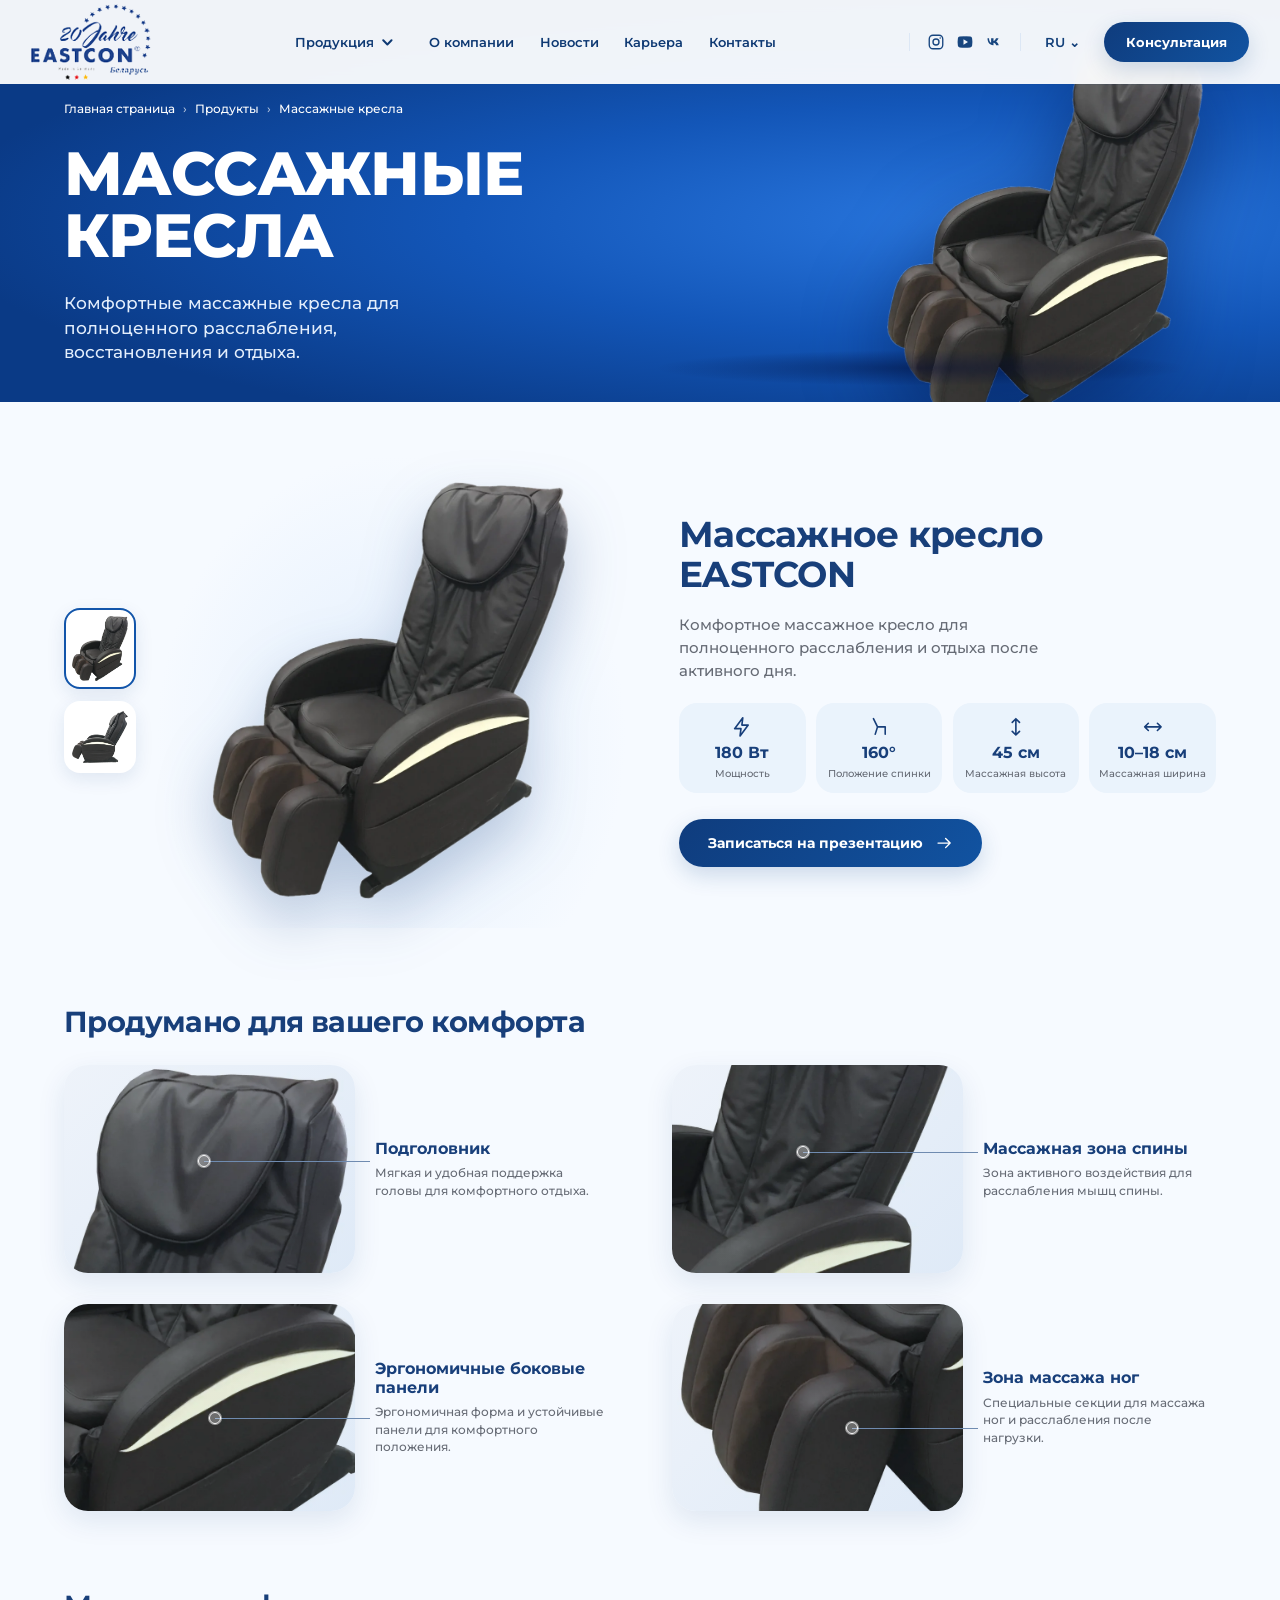
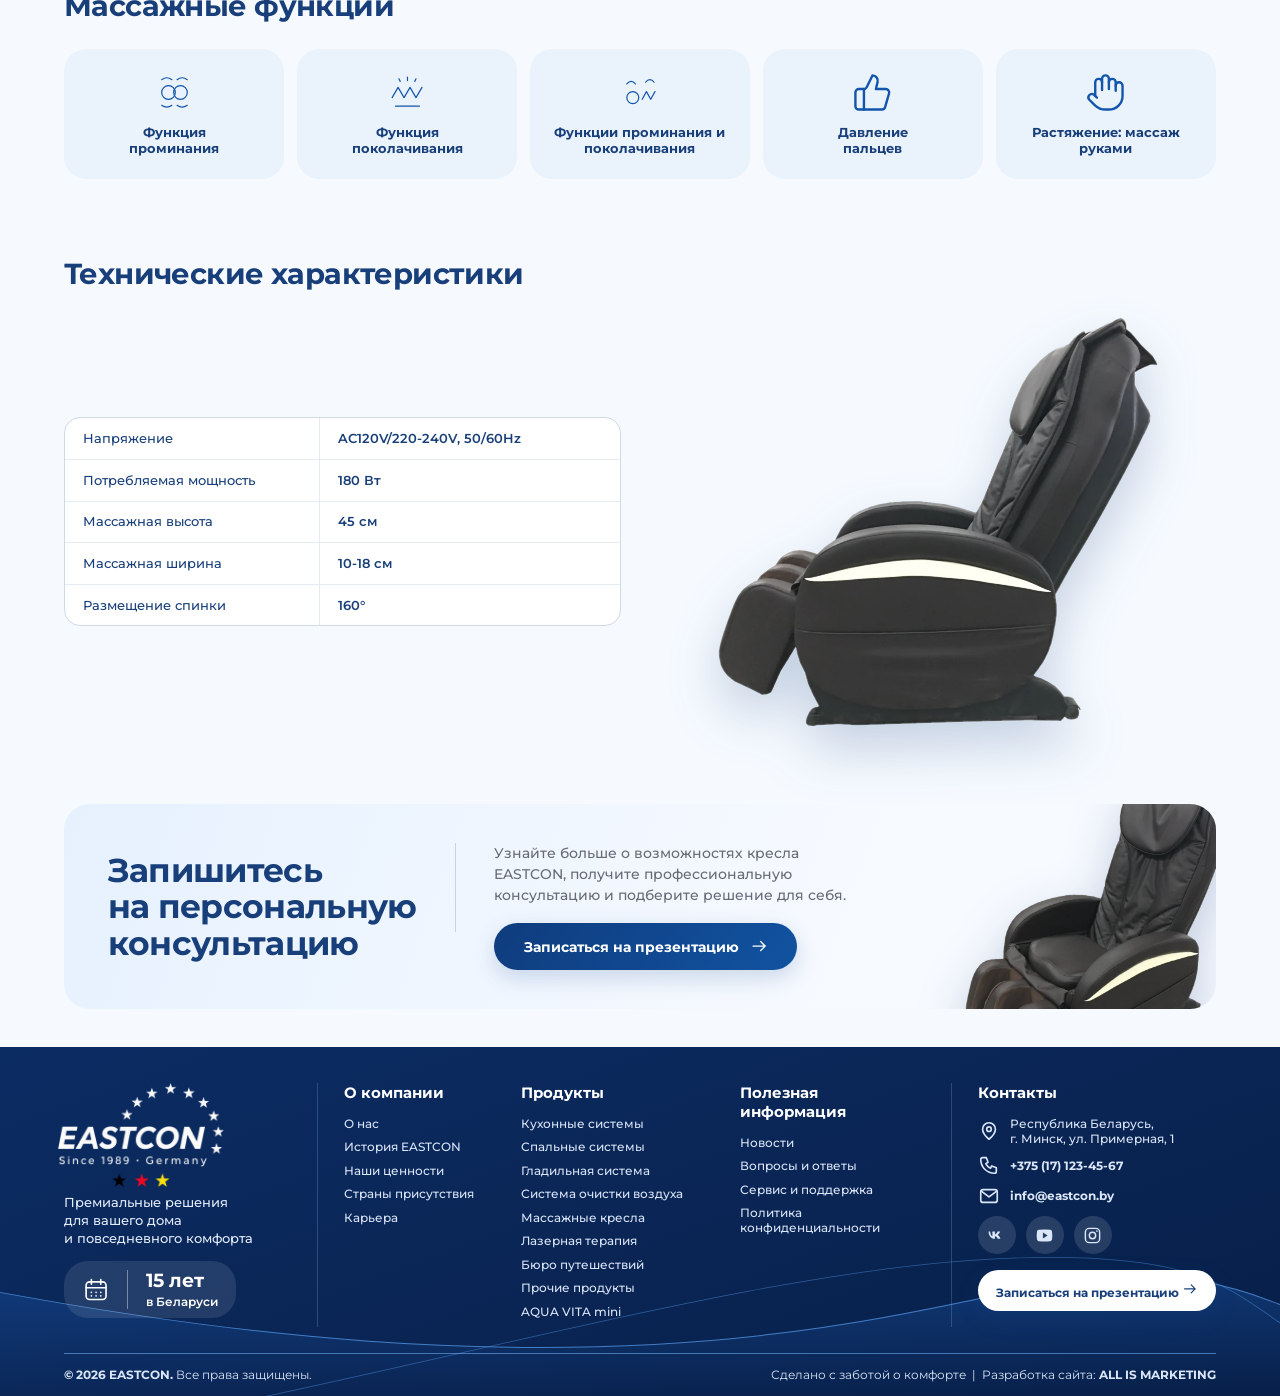
<file: massage-chairs.html>
<!doctype html>
<html lang="ru"><head><meta charset="utf-8"><meta name="viewport" content="width=device-width, initial-scale=1, viewport-fit=cover">
<title>Массажные кресла — EASTCON Беларусь</title>
<link rel="preconnect" href="https://fonts.googleapis.com"><link rel="preconnect" href="https://fonts.gstatic.com" crossorigin>
<link href="https://fonts.googleapis.com/css2?family=Montserrat:wght@400;500;600;700;800&display=swap" rel="stylesheet">
<link rel="stylesheet" href="css/style.css"><link rel="stylesheet" href="css/product.css"></head><body>
<svg width="0" height="0" style="position:absolute"><defs>
<symbol id="ar" viewBox="0 0 24 24"><path d="M4 12h16m-6-6 6 6-6 6"/></symbol>
<symbol id="cal" viewBox="0 0 24 24"><rect x="3.5" y="5" width="17" height="15" rx="3"/><path d="M8 3v4m8-4v4M3.5 10h17M8 14h.01M12 14h.01M16 14h.01M8 17h.01M12 17h.01M16 17h.01"/></symbol>
<symbol id="hs" viewBox="0 0 24 24"><path d="m11 17 2 2a1 1 0 1 0 3-3"/><path d="m14 14 2.5 2.5a1 1 0 1 0 3-3l-3.88-3.88a3 3 0 0 0-4.24 0l-.88.88a1 1 0 1 1-3-3l2.81-2.81a5.79 5.79 0 0 1 7.06-.87l.47.28a2 2 0 0 0 1.42.25L21 4"/><path d="m21 3 1 11h-2"/><path d="M3 3 2 14l6.5 6.5a1 1 0 1 0 3-3"/><path d="M3 4h8"/></symbol>
<symbol id="i1" viewBox="0 0 24 24"><path d="M6 13V8a4 4 0 0 1 8 0v1M10 13h8v3M4 21h16M8 21v-4"/></symbol>
<symbol id="i2" viewBox="0 0 24 24"><path d="M12 3v18M3 12h18M5.6 5.6l12.8 12.8M18.4 5.6 5.6 18.4"/></symbol>
<symbol id="i3" viewBox="0 0 24 24"><path d="M3 8h10a3 3 0 1 0-3-3M3 12h15a3 3 0 1 1-3 3M3 16h7"/></symbol>
<symbol id="i4" viewBox="0 0 24 24"><path d="M8 4h6a2 2 0 0 1 2 2v7H7V6a2 2 0 0 1 1-2zM5 13h14v3H5zM7 16v4M17 16v4"/></symbol>
<symbol id="i5" viewBox="0 0 24 24"><path d="M12 3s6 6.5 6 11a6 6 0 0 1-12 0c0-4.5 6-11 6-11z"/></symbol>
<symbol id="i6" viewBox="0 0 24 24"><path d="M3 18V6M3 13h18v5M21 13v-2a3 3 0 0 0-3-3h-7v5"/></symbol>
<symbol id="pin" viewBox="0 0 24 24"><path d="M12 21s7-6 7-11a7 7 0 0 0-14 0c0 5 7 11 7 11z"/><circle cx="12" cy="10" r="2.5"/></symbol>
<symbol id="ph" viewBox="0 0 24 24"><path d="M5 4h4l2 5-2.5 1.5a11 11 0 0 0 5 5L15 13l5 2v4a2 2 0 0 1-2 2A15 15 0 0 1 3 6a2 2 0 0 1 2-2z"/></symbol>
<symbol id="ml" viewBox="0 0 24 24"><rect x="3" y="5" width="18" height="14" rx="2.5"/><path d="m4 7 8 6 8-6"/></symbol>
<symbol id="bolt" viewBox="0 0 24 24"><path d="M13 2 4 14h7l-1 8 9-12h-7z"/></symbol>
<symbol id="rec" viewBox="0 0 24 24"><path d="M6 3l4.5 9H19M10.5 12 8 20M19 12v8"/></symbol>
<symbol id="av" viewBox="0 0 24 24"><path d="M12 3v18M8 7l4-4 4 4M8 17l4 4 4-4"/></symbol>
<symbol id="ah" viewBox="0 0 24 24"><path d="M3 12h18M7 8l-4 4 4 4M17 8l4 4-4 4"/></symbol>
<symbol id="f1" viewBox="0 0 48 48"><circle cx="17" cy="24" r="8"/><circle cx="31" cy="24" r="8"/><path d="M9 9c4-3 8-3 12 0M27 9c4-3 8-3 12 0M9 39c4 3 8 3 12 0M27 39c4 3 8 3 12 0"/></symbol>
<symbol id="f2" viewBox="0 0 48 48"><path d="M6 30l7-12 7 12 7-12 7 12 7-12"/><path d="M10 40h28M24 6v4M14 8l1.5 3M34 8l-1.5 3"/></symbol>
<symbol id="f3" viewBox="0 0 48 48"><circle cx="15" cy="30" r="7"/><path d="M26 32l5-9 5 9 5-9M8 14c3-4 7-4 10 0M30 12c3-4 7-4 10 0"/></symbol>
<symbol id="f4" viewBox="0 0 24 24"><path d="M7 10v12"/><path d="M15 5.9 14 10h5.8a2 2 0 0 1 1.9 2.6l-2.3 8a2 2 0 0 1-1.9 1.4H4a2 2 0 0 1-2-2v-8a2 2 0 0 1 2-2h2.8a2 2 0 0 0 1.8-1.1L12 2a3.1 3.1 0 0 1 3 3.9Z"/></symbol>
<symbol id="f5" viewBox="0 0 24 24"><path d="M18 11V6a2 2 0 0 0-4 0"/><path d="M14 10V4a2 2 0 0 0-4 0v2"/><path d="M10 10.5V6a2 2 0 0 0-4 0v8"/><path d="M18 8a2 2 0 1 1 4 0v6a8 8 0 0 1-8 8h-2c-2.8 0-4.5-.9-6-2.3l-3.6-3.6a2 2 0 0 1 2.8-2.8L7 15"/></symbol>
</defs></svg>
<header class="hd sc" id="hd"><div class="nav">
<a class="brand" href="#" aria-label="EASTCON Беларусь"><img src="assets/img/logo-20.png" width="465" height="297" alt="20 Jahre EASTCON Беларусь"></a>
<nav class="links" aria-label="Главная навигация">
<button class="li tg" id="tg" aria-expanded="false" aria-controls="mm">Продукция <svg class="ic" viewBox="0 0 13 9"><path d="m1.5 2 5 5 5-5"/></svg></button>
<a class="li" href="#about">О компании</a><a class="li" href="#news">Новости</a><a class="li" href="#career">Карьера</a><a class="li" href="#contacts">Контакты</a></nav>
<div class="right"><div class="soc">
<a href="#" aria-label="Instagram"><svg fill="none" stroke="currentColor" stroke-width="1.8" viewBox="0 0 24 24"><rect x="3" y="3" width="18" height="18" rx="5"/><circle cx="12" cy="12" r="4"/><circle cx="17.6" cy="6.5" r="1" fill="currentColor" stroke="none"/></svg></a>
<a href="#" aria-label="YouTube"><svg fill="currentColor" viewBox="0 0 24 24"><path d="M21.5 7.2c-.2-1.3-1.1-2.2-2.4-2.4A67 67 0 0 0 12 4.5a67 67 0 0 0-7.1.3C3.6 5 2.7 5.9 2.5 7.2a31 31 0 0 0 0 9.6c.2 1.3 1.1 2.2 2.4 2.4 2.3.2 4.8.3 7.1.3s4.8-.1 7.1-.3c1.3-.2 2.2-1.1 2.4-2.4a31 31 0 0 0 0-9.6ZM10 15.8V8.2l6 3.8-6 3.8Z"/></svg></a>
<a href="#" aria-label="ВКонтакте"><svg fill="currentColor" viewBox="0 0 24 24"><path d="M2 7c.1 5.2 2.9 9.2 7.6 9.2h.4v-3.1c1.7.2 3 1.4 3.5 3.1H17c-.8-2.8-2.5-4.3-3.5-4.9 1-.7 2.5-2.3 3.2-4.3h-3.4c-.6 1.7-1.8 3.4-3.3 3.6V7H6.8v6.1C5.3 12.7 4.2 10.3 4 7H2Z"/></svg></a></div>
<button class="lang" title="Язык">RU ⌄</button><a class="btn cons" href="#contacts">Консультация</a></div></div>
<div class="mm" id="mm"><div class="mw">
<div class="mh"><div><div class="ey">Каталог продукции</div><h2>Решения для вашего комфорта</h2></div><a class="all" href="#catalog">Вся продукция ↗</a></div>
<div class="cg" id="cg"></div>
<div class="mb"><span>Откройте нужный раздел или перейдите в полный каталог EASTCON</span><span><b>9 направлений</b> · Беларусь</span></div>
</div></div></header>
<div class="bd" id="bd"></div>
<div class="bd" id="bd"></div>
<main>
<section class="ph"><div class="phi"><nav class="bc" aria-label="Хлебные крошки"><a href="index.html">Главная страница</a><i>›</i><a href="index.html#catalog">Продукты</a><i>›</i><span>Массажные кресла</span></nav>
<h1>Массажные<br>кресла</h1><p>Комфортные массажные кресла для полноценного расслабления, восстановления и отдыха.</p></div>
<img class="phc" src="assets/img/chair-3q.webp" width="862" height="1009" alt="Массажное кресло EASTCON"></section>
<section class="pr"><div class="gal"><div class="th2"><button class="on" data-s="assets/img/chair-3q.webp" aria-label="Вид спереди"><img src="assets/img/chair-3q.webp" alt=""></button><button data-s="assets/img/chair-side.webp" aria-label="Вид сбоку"><img src="assets/img/chair-side.webp" alt=""></button></div>
<div class="mi"><img id="mi" src="assets/img/chair-3q.webp" width="862" height="1009" alt="Массажное кресло EASTCON"></div></div>
<div class="inf"><h2>Массажное кресло<br>EASTCON</h2><p>Комфортное массажное кресло для полноценного расслабления и отдыха после активного дня.</p>
<div class="sp"><div><svg class="ic"><use href="#bolt"/></svg><b>180 Вт</b><small>Мощность</small></div><div><svg class="ic"><use href="#rec"/></svg><b>160°</b><small>Положение спинки</small></div><div><svg class="ic"><use href="#av"/></svg><b>45 см</b><small>Массажная высота</small></div><div><svg class="ic"><use href="#ah"/></svg><b>10–18 см</b><small>Массажная ширина</small></div></div>
<a class="btn" href="#cta">Записаться на презентацию <svg class="ic"><use href="#ar"/></svg></a></div></section>
<section class="pb"><h2 class="h3">Продумано для вашего комфорта</h2><div class="fts">
<div class="fi"><div class="tl" style="--x:48%;--y:46%"><div class="im"><img src="assets/img/chair-detail-head.webp" alt=""></div><i class="dot"></i></div><div class="tx"><b>Подголовник</b><p>Мягкая и удобная поддержка головы для комфортного отдыха.</p></div></div>
<div class="fi"><div class="tl" style="--x:45%;--y:42%"><div class="im"><img src="assets/img/chair-detail-back.webp" alt=""></div><i class="dot"></i></div><div class="tx"><b>Массажная зона спины</b><p>Зона активного воздействия для расслабления мышц спины.</p></div></div>
<div class="fi"><div class="tl" style="--x:52%;--y:55%"><div class="im"><img src="assets/img/chair-detail-side.webp" alt=""></div><i class="dot"></i></div><div class="tx"><b>Эргономичные боковые панели</b><p>Эргономичная форма и устойчивые панели для комфортного положения.</p></div></div>
<div class="fi"><div class="tl" style="--x:62%;--y:60%"><div class="im"><img src="assets/img/chair-detail-legs.webp" alt=""></div><i class="dot"></i></div><div class="tx"><b>Зона массажа ног</b><p>Специальные секции для массажа ног и расслабления после нагрузки.</p></div></div></div></section>
<section class="pb"><h2 class="h3">Массажные функции</h2><div class="fn">
<div><svg class="ic"><use href="#f1"/></svg><b>Функция<br>проминания</b></div><div><svg class="ic"><use href="#f2"/></svg><b>Функция<br>поколачивания</b></div><div><svg class="ic"><use href="#f3"/></svg><b>Функции проминания и поколачивания</b></div><div><svg class="ic"><use href="#f4"/></svg><b>Давление<br>пальцев</b></div><div><svg class="ic"><use href="#f5"/></svg><b>Растяжение: массаж руками</b></div></div></section>
<section class="pb"><h2 class="h3">Технические характеристики</h2><div class="tc"><table><tr><td>Напряжение</td><td>AC120V/220-240V, 50/60Hz</td></tr><tr><td>Потребляемая мощность</td><td>180 Вт</td></tr><tr><td>Массажная высота</td><td>45 см</td></tr><tr><td>Массажная ширина</td><td>10-18 см</td></tr><tr><td>Размещение спинки</td><td>160°</td></tr></table>
<img src="assets/img/chair-side.webp" width="876" height="818" alt="Массажное кресло EASTCON, вид сбоку"></div></section>
<section class="pb" id="cta"><div class="cta"><h2>Запишитесь<br>на персональную<br>консультацию</h2><hr><div><p>Узнайте больше о возможностях кресла EASTCON, получите профессиональную консультацию и подберите решение для себя.</p><a class="btn" href="#contacts">Записаться на презентацию <svg class="ic"><use href="#ar"/></svg></a></div><img src="assets/img/chair-3q.webp" alt=""></div></section>
</main>
<footer class="ft" id="contacts"><svg class="fw" viewBox="0 0 1440 400" preserveAspectRatio="none" aria-hidden="true"><defs><linearGradient id="fg1" x1="0" y1="0" x2="0" y2="1"><stop offset="0" stop-color="#1e5fb8" stop-opacity=".35"/><stop offset="1" stop-color="#1e5fb8" stop-opacity="0"/></linearGradient></defs><path d="M0 230C260 300 560 350 860 300S1250 140 1440 250V400H0Z" fill="url(#fg1)"/><path d="M0 230C260 300 560 350 860 300S1250 140 1440 250" fill="none" stroke="#5aa0f0" stroke-width="1.6" opacity=".7"/><path d="M300 400C620 300 900 190 1120 175S1380 220 1440 280" fill="none" stroke="#4f93e6" stroke-width="1.2" opacity=".5"/></svg>
<div class="fg">
<div><img class="fl" src="assets/img/logo-white.png" width="700" height="436" alt="EASTCON Since 1989 · Germany"><p>Премиальные решения<br>для вашего дома<br>и повседневного комфорта</p><div class="bdg"><svg class="ic"><use href="#cal"/></svg><hr><div><b>15 лет</b><small>в Беларуси</small></div></div></div><i class="dv"></i>
<div><h4>О компании</h4><ul><li><a href="#about">О нас</a></li><li><a href="#">История EASTCON</a></li><li><a href="#">Наши ценности</a></li><li><a href="#">Страны присутствия</a></li><li><a href="#">Карьера</a></li></ul></div>
<div><h4>Продукты</h4><ul id="fp"></ul></div>
<div><h4>Полезная информация</h4><ul><li><a href="#news">Новости</a></li><li><a href="#">Вопросы и ответы</a></li><li><a href="#">Сервис и поддержка</a></li><li><a href="#">Политика конфиденциальности</a></li></ul></div><i class="dv"></i>
<div><h4>Контакты</h4><ul><li class="ct"><svg class="ic"><use href="#pin"/></svg><span>Республика Беларусь,<br>г. Минск, ул. Примерная, 1</span></li><li class="ct" style="font-weight:700"><svg class="ic"><use href="#ph"/></svg>+375 (17) 123-45-67</li><li class="ct" style="font-weight:700"><svg class="ic"><use href="#ml"/></svg>info@eastcon.by</li></ul>
<div class="fs"><a href="#" aria-label="ВКонтакте"><svg fill="currentColor" viewBox="0 0 24 24"><path d="M2 7c.1 5.2 2.9 9.2 7.6 9.2h.4v-3.1c1.7.2 3 1.4 3.5 3.1H17c-.8-2.8-2.5-4.3-3.5-4.9 1-.7 2.5-2.3 3.2-4.3h-3.4c-.6 1.7-1.8 3.4-3.3 3.6V7H6.8v6.1C5.3 12.7 4.2 10.3 4 7H2Z"/></svg></a><a href="#" aria-label="YouTube"><svg fill="currentColor" viewBox="0 0 24 24"><path d="M21.5 7.2c-.2-1.3-1.1-2.2-2.4-2.4A67 67 0 0 0 12 4.5a67 67 0 0 0-7.1.3C3.6 5 2.7 5.9 2.5 7.2a31 31 0 0 0 0 9.6c.2 1.3 1.1 2.2 2.4 2.4 2.3.2 4.8.3 7.1.3s4.8-.1 7.1-.3c1.3-.2 2.2-1.1 2.4-2.4a31 31 0 0 0 0-9.6ZM10 15.8V8.2l6 3.8-6 3.8Z"/></svg></a><a href="#" aria-label="Instagram"><svg fill="none" stroke="currentColor" stroke-width="1.8" viewBox="0 0 24 24"><rect x="3" y="3" width="18" height="18" rx="5"/><circle cx="12" cy="12" r="4"/><circle cx="17.6" cy="6.5" r="1" fill="currentColor" stroke="none"/></svg></a></div>
<a class="btn w" href="#">Записаться на презентацию <svg class="ic"><use href="#ar"/></svg></a></div></div>
<div class="fb"><span><b>© 2026 EASTCON.</b> Все права защищены.</span><span>Сделано с заботой о комфорте &nbsp;|&nbsp; Разработка сайта: <b>ALL IS MARKETING</b></span></div></footer>
<script src="js/product.js"></script></body></html>
</file>
<file: css/style.css>
:root{--blue:#183F7A;--acc:#1255AA;--gray:#666B75;--soft:#EAF3FC;--line:#e3ecf8;--hh:clamp(84px,6.4vw,122px);--px:max(5vw,24px)}
*{box-sizing:border-box}html{scroll-behavior:smooth}
body{margin:0;font-family:Montserrat,Arial,sans-serif;color:var(--blue);background:#f6faff;overflow-x:hidden;-webkit-font-smoothing:antialiased}
a{color:inherit;text-decoration:none}button{font:inherit;cursor:pointer}img{display:block}
:focus-visible{outline:2px solid var(--acc);outline-offset:3px}
.ic{width:1em;height:1em;fill:none;stroke:currentColor;stroke-width:1.8;stroke-linecap:round;stroke-linejoin:round}
.btn{display:inline-flex;align-items:center;gap:.8em;padding:1.05em 2.1em;border-radius:99px;background:linear-gradient(130deg,#0f3c7d,#1153a1);color:#fff;font-weight:700;font-size:clamp(14px,1.05vw,19px);border:0;box-shadow:0 8px 22px #15498c30;transition:transform .25s,box-shadow .25s}
.btn:hover{transform:translateY(-2px);box-shadow:0 12px 28px #15498c40}.btn .ic{width:1.3em;height:1.3em}
.btn.hb:hover{background:#777777;box-shadow:0 12px 28px #77777740}.btn.w{background:#fff;color:var(--blue)}.btn.o{background:transparent;color:var(--acc);border:1.5px solid var(--blue);box-shadow:none}
/* header */
.hd{position:fixed;inset:0 0 auto;z-index:100;transition:background .3s,box-shadow .3s}
.hd.sc,.hd.open{background:rgba(255,255,255,.94);backdrop-filter:blur(14px);box-shadow:0 1px 0 rgba(24,70,127,.08)}
.nav{height:var(--hh);max-width:1780px;margin:auto;padding:0 clamp(16px,2.4vw,44px);display:flex;align-items:center;gap:clamp(14px,2vw,34px)}
.brand{display:flex;align-items:center;flex:0 0 auto}.brand img{height:clamp(64px,6vw,108px);width:auto}
.links{display:flex;align-items:center;gap:clamp(10px,2vw,34px);flex:1;justify-content:center;white-space:nowrap}
.li{font-weight:600;font-size:clamp(13px,1.05vw,18px);color:#0e3973;transition:color .2s}.li:hover{color:#2c73be}
.tg{border:0;background:transparent;display:flex;align-items:center;gap:.6em;padding:.75em .8em;border-radius:12px}
.tg[aria-expanded=true]{background:#e9f2ff}.tg .ic{width:.8em;height:.8em;stroke-width:2.4;transition:transform .3s}.tg[aria-expanded=true] .ic{transform:rotate(180deg)}
.right{display:flex;align-items:center;gap:clamp(8px,1.4vw,24px)}
.soc{display:flex;gap:clamp(8px,.9vw,16px);padding:0 clamp(8px,1.3vw,24px);border-inline:1px solid #dce7f5}.soc a{display:grid;place-items:center;font-size:clamp(18px,1.4vw,24px);color:#18467f}.soc svg{width:1em;height:1em}
.lang{border:0;background:none;font-weight:600;font-size:clamp(13px,1vw,16px);color:#123f79}
.cons{padding:.95em 1.7em;font-size:clamp(13px,1vw,17px)}
/* mega menu */
.bd{position:fixed;inset:0;z-index:90;background:rgba(25,61,108,.16);backdrop-filter:blur(6px);opacity:0;visibility:hidden;transition:opacity .3s,visibility 0s .3s}
.mm{position:absolute;left:0;right:0;top:100%;background:#fff;border-radius:0 0 32px 32px;border-top:1px solid #f0f4f9;box-shadow:0 24px 64px rgba(18,63,112,.16);opacity:0;visibility:hidden;transform:translateY(-14px);transition:opacity .3s ease,transform .3s ease,visibility 0s .3s;max-height:calc(100svh - 100%);overflow:auto}
.open .mm,.open~.bd{opacity:1;visibility:visible;transform:none;transition-delay:0s}
.hd.open~.bd{opacity:1;visibility:visible;transition-delay:0s}
.mw{max-width:1740px;margin:auto;padding:clamp(20px,2vw,34px) clamp(16px,2.4vw,44px) clamp(24px,2.4vw,42px)}
.mh{display:flex;justify-content:space-between;align-items:flex-end;margin-bottom:24px;gap:16px}
.ey{font-size:12px;color:#5982b3;letter-spacing:2.3px;font-weight:700;text-transform:uppercase;margin-bottom:10px}
.mh h2{margin:0;font-size:clamp(22px,2vw,31px);letter-spacing:-.02em;color:#0c386d}
.all{font-weight:700;font-size:15px;color:#124b93;border-bottom:1px solid #acc9ea;padding-bottom:4px;white-space:nowrap}
.cg{display:grid;grid-template-columns:repeat(3,minmax(0,1fr));gap:17px}
.cc{display:flex;min-height:clamp(112px,9vw,146px);border:1px solid #e8eef7;border-radius:20px;background:#f9fbfe;overflow:hidden;transition:transform .25s,background .25s,border-color .25s,box-shadow .25s}
.cc:hover{transform:translateY(-3px);background:#f2f7ff;border-color:#b8d5f7;box-shadow:0 10px 26px rgba(14,74,143,.1)}
.cc .th{flex:0 0 36%;max-width:173px}.cc .th img{width:100%;height:100%;object-fit:cover}
.cb{position:relative;flex:1;display:flex;flex-direction:column;justify-content:center;padding:12px 52px 12px 20px;min-width:0}
.cb b{font-size:clamp(15px,1.2vw,19px);line-height:1.2;margin-bottom:8px}.cb small{font-size:12.5px;line-height:1.4;color:#7b8795;font-weight:500}
.cb i{position:absolute;right:14px;bottom:12px;width:28px;height:28px;border-radius:50%;border:1px solid #c8d9ee;background:#fff;display:grid;place-items:center;color:var(--acc);font-style:normal;transition:background .25s}
.cc:hover i{background:var(--soft)}
.mb{display:flex;justify-content:space-between;margin-top:22px;padding-top:16px;border-top:1px solid #edf1f7;color:#6a7e95;font-size:13px}.mb b{color:var(--blue)}
/* hero */
.hero{position:relative;height:100vh;height:100svh;min-height:560px;overflow:hidden;background:radial-gradient(ellipse at 70% 60%,#e6f1fd 0,#fff 60%),#fff}
.h2bg{position:absolute;inset:0;opacity:1;background:radial-gradient(ellipse at 78% 62%,#cfe4fb 0,#eaf3fd 38%,transparent 72%)}
.wave{position:absolute;left:-5%;right:-5%;bottom:-2px;width:110%;height:38%;pointer-events:none}
.ghost{position:absolute;left:0;right:0;top:50%;transform:translateY(-46%);text-align:center;font-weight:800;font-size:17.2vw;line-height:1;letter-spacing:-.035em;background:linear-gradient(180deg,rgba(45,105,180,.85),rgba(140,185,232,.42));-webkit-background-clip:text;background-clip:text;color:transparent;user-select:none;white-space:nowrap;display:none}
.js .ghost{display:block}
.copy{position:absolute;left:var(--px);top:50%;transform:translateY(-44%);width:42%}
.copy h1{margin:0 0 .6em;white-space:nowrap;font-size:clamp(28px,2.6vw,52px);line-height:1.16;letter-spacing:-.01em}
.copy p{margin:0 0 1.8em;font-size:clamp(18px,1.9vw,36px);line-height:1.4;color:var(--gray);font-weight:500}
.stage{position:absolute;right:2vw;bottom:6vh;width:58vw;height:min(58vh,32vw);display:flex;align-items:flex-end;justify-content:center}
.it{position:relative;flex:0 0 auto}.it img{height:100%;width:auto}
.it.f::after{content:"";position:absolute;left:0;right:0;bottom:-1%;height:7%;background:radial-gradient(ellipse,rgba(24,63,122,.3),transparent 70%);z-index:-1}
.it.f img{-webkit-box-reflect:below -1% linear-gradient(transparent 80%,rgba(255,255,255,.28))}
.laser{height:72%;z-index:3;margin-right:-5vw;transform:rotate(-17deg)}.laser img{filter:drop-shadow(0 26px 26px rgba(24,63,122,.22))}
.aqua{height:92%;z-index:2}.mask{height:42%;z-index:4;margin-left:-9vw}
.scr{position:absolute;left:50%;bottom:3.2vh;transform:translateX(-50%);display:flex;flex-direction:column;align-items:center;gap:8px;font-size:11px;font-weight:600;letter-spacing:.14em;color:#4a78b4;z-index:5}
.scr i{width:22px;height:36px;border:1.5px solid #4a78b4;border-radius:12px;position:relative}.scr i:after{content:"";position:absolute;left:50%;top:6px;width:3px;height:7px;margin-left:-1.5px;border-radius:2px;background:#4a78b4;animation:sc 1.8s infinite}
@keyframes sc{50%{transform:translateY(9px);opacity:.2}}
/* sections */
.sec{padding:clamp(40px,5vw,90px) var(--px)}
.adv{display:grid;grid-template-columns:repeat(3,1fr);max-width:1500px;margin:auto}
.ad{display:flex;align-items:center;gap:1.2vw;padding:0 2vw;border-left:1px solid #dde7f4}.ad:first-child{border:0;padding-left:0}
.ai{flex:0 0 auto;width:clamp(48px,4.6vw,88px);aspect-ratio:1;border-radius:22%;background:var(--soft);display:grid;place-items:center;font-size:clamp(24px,2.3vw,44px)}
.ad b{display:block;font-size:clamp(15px,1.4vw,26px);margin-bottom:.35em}.ad small{font-size:clamp(12px,1vw,18px);color:var(--gray);font-weight:500}
.flag{width:60%;height:50%;border-radius:3px;background:linear-gradient(#111 33%,#e30613 33% 66%,#ffcc00 66%)}
.h2{font-size:clamp(22px,2.3vw,42px);margin:0;letter-spacing:-.02em}
.chd{display:flex;justify-content:space-between;align-items:center;margin:clamp(32px,4vw,72px) calc(1.6vw - var(--px)) 0;padding-inline:1.4vw}.cn{display:flex;gap:10px}.cn button{width:46px;height:46px;border-radius:50%;border:1px solid #c8d9ee;background:#fff;color:var(--blue);font-size:20px;line-height:1;transition:background .25s,color .25s,opacity .25s}.cn button:hover:not(:disabled){background:#777777;color:#fff}.cn button:disabled{opacity:.35;cursor:default}
.cats{display:flex;gap:clamp(10px,1.1vw,20px);overflow-x:auto;scroll-snap-type:x mandatory;scrollbar-width:none;overscroll-behavior-x:contain;margin:clamp(16px,1.6vw,30px) calc(1.6vw - var(--px)) 0;padding:10px 1.6vw 30px;scroll-padding-inline:1.6vw}.cats::-webkit-scrollbar{display:none}
.cat{flex:0 0 clamp(270px,26vw,500px);scroll-snap-align:start;display:flex;flex-direction:column;background:#fff;border-radius:clamp(16px,1.5vw,28px);overflow:hidden;box-shadow:0 10px 30px rgba(24,63,122,.1);transition:transform .3s,box-shadow .3s}
.cat:hover{transform:translateY(-4px);box-shadow:0 16px 38px rgba(24,63,122,.16)}
.cat img{aspect-ratio:1.2;object-fit:cover;width:100%}
.cat div{flex:1;display:flex;flex-direction:column;justify-content:space-between;gap:10px;padding:clamp(14px,1.3vw,24px);min-height:clamp(112px,8.5vw,160px)}.cat .ic{font-size:clamp(24px,1.8vw,34px);stroke-width:1.4}
.cat span{display:flex;justify-content:space-between;align-items:flex-end;gap:8px}.cat b{font-size:clamp(14px,1.05vw,19px);line-height:1.25}
.cat em{flex:0 0 auto;transition:background .25s,color .25s;width:clamp(30px,2.3vw,42px);aspect-ratio:1;border-radius:50%;background:var(--soft);display:grid;place-items:center;font-style:normal;font-size:clamp(14px,1.05vw,19px)}
.cat em:hover{background:#777777;color:#fff}.about{position:relative;overflow:hidden;color:#fff;background:radial-gradient(ellipse at 20% 40%,#14509b,#0b2f66 70%);display:grid;grid-template-columns:1fr 1fr;align-items:center;min-height:clamp(440px,45vw,800px)}
.about>div{padding:clamp(32px,4vw,80px) var(--px);position:relative;z-index:2}
.about h2{font-size:clamp(22px,2.5vw,46px);line-height:1.1;margin:0 0 .5em;letter-spacing:-.02em}.about h2 span{text-transform:uppercase}
.about p{font-size:clamp(15px,1.45vw,26px);line-height:1.55;font-weight:500;color:#e3ecfa;max-width:30em;margin:0 0 1.5em}
.bdg{display:inline-flex;align-items:center;gap:1.1em;padding:.9em 1.6em;border-radius:24px;background:rgba(255,255,255,.1);margin-bottom:1.6em}
.bdg .ic{font-size:clamp(30px,3vw,56px);stroke-width:1.4}.bdg hr{width:1px;height:2.4em;margin:0;border:0;background:rgba(255,255,255,.4)}.bdg b{display:block;font-size:clamp(20px,2.2vw,40px);line-height:1.1}.bdg small{font-size:clamp(13px,1.2vw,22px);font-weight:600}
.about>img{position:absolute;right:0;top:0;width:58%;height:100%;object-fit:cover;object-position:left center;-webkit-mask-image:linear-gradient(90deg,transparent,#000 26%);mask-image:linear-gradient(90deg,transparent,#000 26%)}
.pres{position:relative;display:grid;grid-template-columns:1.05fr 1fr;align-items:center;min-height:clamp(420px,45vw,800px);background:linear-gradient(110deg,#e7f1fd,#fff 60%);overflow:hidden}
.pres>div{padding:clamp(32px,4vw,80px) var(--px)}.pres h2{font-size:clamp(22px,2.6vw,48px);line-height:1.12;margin:0 0 .6em;letter-spacing:-.02em}
.pres p{font-size:clamp(15px,1.5vw,27px);line-height:1.5;color:#4a5160;margin:0 0 1.8em;max-width:26em;font-weight:500}
.pres img{width:100%;height:100%;object-fit:cover;position:absolute;right:0;top:0;width:52%;clip-path:ellipse(118% 100% at 100% 50%)}.pres>div{position:relative;z-index:2}
.news{padding:clamp(40px,5vw,90px) var(--px)}.nh{display:flex;align-items:center;gap:2vw;max-width:1700px;margin:0 auto clamp(22px,2.4vw,44px)}
.nh h2{font-size:clamp(26px,3vw,54px);margin:0;font-weight:800;letter-spacing:-.03em}.nh p{margin:0;padding-left:2vw;border-left:1px solid #cdd9ea;font-size:clamp(13px,1.2vw,22px);color:var(--gray);font-weight:500;line-height:1.4;flex:1}
.ng{display:grid;grid-template-columns:repeat(3,1fr);gap:clamp(12px,1.6vw,30px);max-width:1700px;margin:auto}
.nc{position:relative;background:#fff;border-radius:clamp(18px,1.8vw,32px);overflow:hidden;box-shadow:0 10px 32px rgba(24,63,122,.09);transition:transform .3s}.nc:hover{transform:translateY(-4px)}
.nc img{aspect-ratio:1.5;width:100%;object-fit:cover}.tag{position:absolute;left:1.4vw;top:1.4vw;padding:.55em 1.3em;border-radius:99px;background:var(--blue);color:#fff;font-weight:600;font-size:clamp(12px,1.05vw,19px)}
.nc div{padding:clamp(16px,1.8vw,34px)}.nc small{color:#8892a0;font-size:clamp(12px,.95vw,17px);font-weight:500}
.nc h3{font-size:clamp(16px,1.45vw,27px);line-height:1.3;margin:.6em 0 .5em}.nc p{margin:0 0 1em;font-size:clamp(13px,1.1vw,20px);line-height:1.5;color:var(--gray);font-weight:500}
.nc a{display:inline-flex;align-items:center;gap:.6em;font-weight:700;color:var(--acc);font-size:clamp(14px,1.15vw,21px)}
.ft{position:relative;overflow:hidden;background:linear-gradient(160deg,#0b2c63,#0a2554 55%,#071f48);color:#fff;padding:clamp(26px,2.8vw,48px) var(--px) 14px}
.fw{position:absolute;left:0;right:0;bottom:0;width:100%;height:70%;pointer-events:none}.ft>div{position:relative;z-index:1}
.fg{display:grid;grid-template-columns:1.35fr 1px .9fr 1.15fr 1.1fr 1px 1.35fr;gap:clamp(14px,2vw,36px);max-width:1700px;margin:auto}.dv{background:rgba(120,170,235,.28)}
.fg h4{margin:0 0 .9em;font-size:clamp(15px,1.2vw,21px)}.fg a,.fg li{display:block;font-size:clamp(12px,.95vw,16px);margin-bottom:.7em;color:#dbe6f8;font-weight:500}.fg ul{list-style:none;margin:0;padding:0}.fg a:hover{color:#fff}
.fl{width:clamp(150px,13vw,240px);height:auto;margin-left:-6px}.fg>div:first-child p{font-size:clamp(12px,1vw,17px);line-height:1.4;margin:.6em 0 1em;font-weight:500;color:#e3ecfa}.fg>div:first-child .bdg{padding:.55em 1.1em;margin:0}.fg .bdg .ic{font-size:clamp(24px,2.2vw,38px)}.fg .bdg b{font-size:clamp(16px,1.5vw,26px)}.fg .bdg small{font-size:clamp(11px,.9vw,15px)}
.ct{display:flex!important;gap:10px;align-items:center}.ct .ic{font-size:22px;flex:0 0 auto}
.fs{display:flex;gap:10px;margin:.6em 0 1em}.fs a{width:38px;height:38px;border-radius:50%;background:rgba(255,255,255,.12);display:grid;place-items:center;margin:0;font-size:19px}.fs svg{width:1em;height:1em}
.ft .btn.w{white-space:nowrap;font-size:clamp(12px,.95vw,16px);padding:.9em 1.5em}
.fb{display:flex;justify-content:space-between;gap:16px;flex-wrap:wrap;max-width:1700px;margin:clamp(18px,2vw,32px) auto 0;padding-top:14px;border-top:1px solid rgba(110,170,240,.6);font-size:clamp(11px,.9vw,15px);color:#dbe6f8}
/* responsive */
@media(max-width:1100px){.nav{height:auto;flex-wrap:wrap;padding:8px 16px;gap:8px}.links{order:3;flex:0 0 100%;justify-content:flex-start;overflow-x:auto;padding:4px 0 6px}.right{margin-left:auto}.cg{grid-template-columns:repeat(2,1fr)}.cats{grid-template-columns:repeat(3,1fr)}.fg{grid-template-columns:repeat(2,1fr)}.dv{display:none}:root{--hh:122px}}
@media(max-width:820px){:root{--hh:128px}
.copy{top:calc(var(--hh) + 3svh);left:6vw;right:6vw;width:auto;transform:none}.copy h1{font-size:clamp(17px,5.3vw,28px)}.copy p{font-size:clamp(15px,4.4vw,20px);margin-bottom:1.2em}
.stage{left:1vw;right:1vw;width:auto;bottom:6svh;height:27svh}.laser{margin:0}.aqua{margin-left:-11vw}.mask{margin-left:-11vw}
.ghost{font-size:17vw}.scr{display:none}.soc{display:none}
.adv{grid-template-columns:1fr;gap:18px}.cats{margin-inline:0;padding-inline:0;scroll-padding-inline:0}.chd{margin-inline:0;padding-inline:0}.ad{border:0;padding:0}.cats,.ng{grid-template-columns:repeat(2,1fr)}.ng{grid-template-columns:1fr}
.about,.pres{grid-template-columns:1fr}.about>img,.pres img{position:relative;width:100%;height:56vw;order:2}.about>img{-webkit-mask-image:linear-gradient(180deg,transparent,#000 24%);mask-image:linear-gradient(180deg,transparent,#000 24%)}.pres img{clip-path:none}.nh{flex-wrap:wrap}.nh p{border:0;padding:0;flex:0 0 100%}}
@media(max-width:650px){.cg{grid-template-columns:1fr}.mb{display:none}.cats{grid-template-columns:1fr 1fr}.fg{grid-template-columns:1fr}.brand img{height:54px}}
@media(prefers-reduced-motion:reduce){*{transition-duration:.01ms!important;scroll-behavior:auto!important}.scr i:after{animation:none}}

/* Кнопки: при наведении серые (#777777); кнопка в подвале — голубо-синий градиент, текст виден */
.btn,.btn.w,.btn.o{transition:background .3s,color .3s,border-color .3s,transform .25s,box-shadow .25s}
.btn:hover,.btn.w:hover,.btn.o:hover,.btn.hb:hover{background:#777777;color:#fff;border-color:#777777;box-shadow:0 12px 28px #77777740}
.ft .btn.w:hover{background:linear-gradient(120deg,#cfe6ff,#7db8f7 55%,#4f93e6);color:#0b2f66;border-color:transparent;box-shadow:0 12px 28px rgba(79,147,230,.4)}
/* Галерея с плавающим горизонтальным движением */
.gal2{overflow:hidden;padding:clamp(28px,4vw,72px) 0}
.gt{display:flex;gap:clamp(12px,1.4vw,26px);width:max-content;padding-left:var(--px);will-change:transform}
.gc{flex:0 0 auto;width:clamp(280px,38vw,720px);aspect-ratio:1.5;border-radius:clamp(20px,2.2vw,40px);overflow:hidden;background:#e9eff7}
.gc img{width:116%;max-width:none;height:100%;margin-left:-8%;object-fit:cover}
.gal2.rm{overflow-x:auto}.gal2.rm .gc img{width:100%;margin:0}
@media(max-width:820px){.gc{width:78vw}}
.ft .btn.w{font-weight:700}
</file>
<file: css/product.css>
/* Страница «Массажные кресла» (подключается после style.css) */
.ph{position:relative;overflow:hidden;color:#fff;background:radial-gradient(ellipse at 78% 55%,#2a78e0 0,#1356b8 38%,#0a3a86 75%);padding:calc(var(--hh) + clamp(10px,1.4vw,24px)) var(--px) clamp(28px,3vw,56px);min-height:clamp(340px,31vw,560px);display:flex;align-items:center}
.phi{position:relative;z-index:2;max-width:46%}.bc{display:flex;gap:.7em;font-size:clamp(11px,.9vw,15px);font-weight:500;margin-bottom:clamp(14px,2vw,34px);flex-wrap:wrap}.bc a:hover{text-decoration:underline}.bc i{font-style:normal;opacity:.7}
.ph h1{margin:0 0 .4em;font-size:clamp(34px,4.8vw,88px);line-height:1.02;font-weight:800;text-transform:uppercase;letter-spacing:-.01em}.ph p{margin:0;font-size:clamp(14px,1.3vw,22px);line-height:1.45;max-width:24em;color:#e3eefc;font-weight:500}
.phc{position:absolute;right:calc(var(--px) + 1vw);bottom:-4%;height:92%;width:auto;filter:drop-shadow(0 30px 40px rgba(0,20,70,.5))}
.ph:after{content:"";position:absolute;right:7%;bottom:4%;width:42%;height:9%;background:radial-gradient(ellipse,rgba(0,10,50,.45),transparent 70%);z-index:1}
.pr{display:grid;grid-template-columns:1.05fr 1fr;gap:clamp(20px,4vw,80px);align-items:center;padding:clamp(28px,4vw,72px) var(--px) clamp(20px,3vw,50px)}
.gal{display:flex;gap:clamp(10px,1.4vw,24px);align-items:center}.th2{display:flex;flex-direction:column;gap:12px}.th2 button{width:clamp(56px,5.6vw,100px);aspect-ratio:1;border-radius:16px;border:2px solid transparent;background:#fff;box-shadow:0 6px 18px rgba(24,63,122,.1);padding:6px;transition:border-color .25s}.th2 button.on,.th2 button:hover{border-color:var(--acc)}.th2 img{width:100%;height:100%;object-fit:contain}
.mi{flex:1;display:grid;place-items:center;aspect-ratio:1;border-radius:32px;background:radial-gradient(ellipse at 50% 60%,#e3effd,#f6faff 70%)}.mi img{max-width:84%;max-height:88%;width:auto;height:auto;filter:drop-shadow(0 26px 28px rgba(24,63,122,.25));transition:opacity .25s}
.inf h2{margin:0 0 .5em;font-size:clamp(24px,2.8vw,50px);line-height:1.12;letter-spacing:-.02em}.inf>p{margin:0 0 1.4em;font-size:clamp(14px,1.2vw,21px);line-height:1.5;color:var(--gray);font-weight:500;max-width:26em}
.sp{display:grid;grid-template-columns:repeat(4,1fr);gap:clamp(8px,.8vw,14px);margin-bottom:clamp(20px,2vw,36px)}.sp div{display:flex;flex-direction:column;align-items:center;gap:.35em;text-align:center;padding:clamp(10px,1vw,18px) 6px;border-radius:18px;background:var(--soft)}.sp .ic{font-size:clamp(20px,1.7vw,30px)}.sp b{font-size:clamp(14px,1.25vw,22px)}.sp small{font-size:clamp(10px,.8vw,13px);color:var(--gray);font-weight:500;line-height:1.25}
.pb{padding:clamp(24px,3vw,52px) var(--px)}.h3{margin:0 0 clamp(18px,2vw,36px);font-size:clamp(22px,2.3vw,42px);letter-spacing:-.02em}
.fts{display:grid;grid-template-columns:1fr 1fr;gap:clamp(18px,2.4vw,44px) clamp(24px,5vw,96px)}.fi{display:grid;grid-template-columns:1.15fr 1fr;align-items:center}
.tl{position:relative}.im{border-radius:24px;overflow:hidden;aspect-ratio:1.4;background:linear-gradient(135deg,#eef3fa,#dfeaf7);box-shadow:0 10px 28px rgba(24,63,122,.1)}.im img{width:100%;height:100%;object-fit:cover;mix-blend-mode:multiply}
.dot{position:absolute;left:var(--x);top:var(--y);width:12px;height:12px;margin:-6px;border-radius:50%;border:1.5px solid #fff;background:rgba(255,255,255,.3);box-shadow:0 0 0 1px rgba(255,255,255,.5);z-index:3}
.tl:before{content:"";position:absolute;left:var(--x);right:calc(-1 * clamp(10px,1.2vw,22px));top:var(--y);height:1px;background:#6f8bb0;z-index:2}
.tx{padding-left:clamp(14px,1.6vw,28px);position:relative;z-index:2}.tx b{display:block;font-size:clamp(14px,1.25vw,21px);margin-bottom:.4em}.tx p{margin:0;font-size:clamp(12px,.95vw,16px);line-height:1.45;color:var(--gray);font-weight:500}
.fn{display:grid;grid-template-columns:repeat(5,1fr);gap:clamp(8px,1vw,18px)}.fn div{display:flex;flex-direction:column;align-items:center;justify-content:center;gap:.7em;text-align:center;border-radius:22px;background:var(--soft);padding:clamp(16px,1.8vw,32px) 10px;min-height:clamp(110px,9vw,170px);transition:transform .25s,background .25s}.fn div:hover{transform:translateY(-3px);background:#dfeefc}
.fn .ic{font-size:clamp(34px,3.2vw,58px);stroke-width:1.4;color:var(--acc)}.fn b{font-size:clamp(12px,1.05vw,19px);line-height:1.2}
.tc{display:grid;grid-template-columns:1fr 1fr;gap:clamp(16px,3vw,60px);align-items:center}.tc table{width:100%;border-collapse:separate;border-spacing:0;border:1.5px solid #cfd9e8;border-radius:16px;overflow:hidden;background:#fff}
.tc td{padding:clamp(10px,1vw,18px) clamp(12px,1.4vw,24px);font-size:clamp(12px,1vw,18px);border-bottom:1px solid #e3ebf5;font-weight:500}.tc td:first-child{width:46%;border-right:1px solid #e3ebf5}.tc tr:last-child td{border-bottom:0}.tc td+td{font-weight:600}
.tc>img{width:min(100%,440px);height:auto;justify-self:center;filter:drop-shadow(0 24px 26px rgba(24,63,122,.22))}
.cta{position:relative;overflow:hidden;display:grid;grid-template-columns:auto 1px 1fr;gap:clamp(16px,3vw,52px);align-items:center;padding:clamp(24px,3vw,56px) clamp(24px,3.4vw,64px);padding-right:30%;border-radius:clamp(20px,2vw,36px);background:linear-gradient(110deg,#e6f1fe,#f7faff 70%)}
.cta h2{margin:0;font-size:clamp(22px,2.6vw,48px);line-height:1.1;letter-spacing:-.02em}.cta hr{width:1px;height:70%;border:0;margin:0;background:#c3d3ea;align-self:stretch}.cta p{margin:0 0 1.2em;font-size:clamp(13px,1.1vw,19px);line-height:1.5;color:var(--gray);font-weight:500;max-width:28em}
.cta>img{position:absolute;right:-1%;bottom:-38%;height:150%;width:auto;filter:drop-shadow(0 20px 24px rgba(24,63,122,.25))}
@media(max-width:1000px){.pr,.tc{grid-template-columns:1fr}.fts{grid-template-columns:1fr}.fn{grid-template-columns:repeat(3,1fr)}.phi{max-width:60%}}
@media(max-width:700px){.ph{flex-direction:column;align-items:flex-start;min-height:0;padding-bottom:0}.phi{max-width:100%}.phc{position:relative;right:auto;bottom:auto;height:auto;width:78%;align-self:center;margin:12px 0 -4%}.ph:after{display:none}
.gal{flex-direction:column-reverse}.th2{flex-direction:row}.sp{grid-template-columns:repeat(2,1fr)}.fi{grid-template-columns:1fr;gap:12px}.tl:before{display:none}.tx{padding-left:0}.fn{grid-template-columns:repeat(2,1fr)}.cta{grid-template-columns:1fr;padding-right:clamp(24px,3.4vw,64px);padding-bottom:42vw}.cta hr{display:none}.cta>img{height:44vw;bottom:-8%}}
</file>
